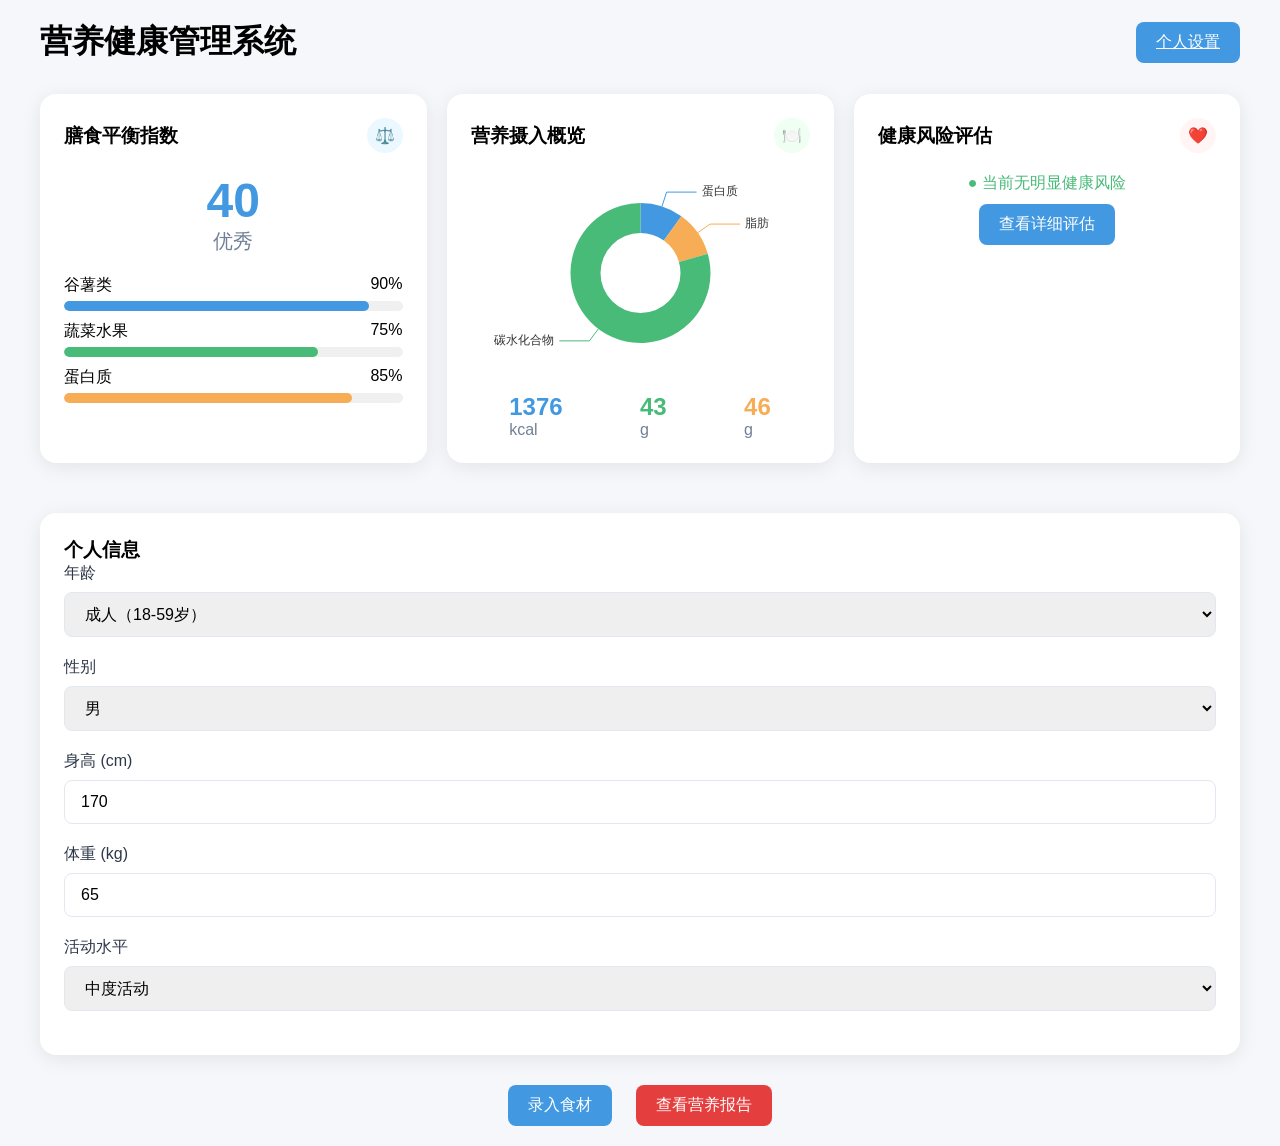
<file: index.html>
<!DOCTYPE html>
<html lang="zh-CN">
<head>
  <meta charset="UTF-8">
  <title>营养健康管理系统</title>
  <link rel="stylesheet" href="css/style.css">
  <script src="js/echarts.min.js"></script>
</head>
<body>
  <div class="container">
    <!-- 顶部导航 -->
    <div style="display:flex;justify-content:space-between;align-items:center;margin-bottom:30px;">
      <h1>营养健康管理系统</h1>
       <a href="index.html" class="btn btn-blue">个人设置</a>
    </div>

    <!-- 数据概览卡片 -->
    <div style="display:grid;grid-template-columns:repeat(3,1fr);gap:20px;margin-bottom:30px;">
      <!-- 膳食平衡指数 -->
      <div class="card">
        <div style="display:flex;justify-content:space-between;align-items:center;margin-bottom:20px;">
          <h3>膳食平衡指数</h3>
          <span style="background:#ebf8ff;color:#4299e1;padding:8px;border-radius:50%;">⚖️</span>
        </div>
        <div style="text-align:center;margin-bottom:20px;">
          <div style="font-size:48px;font-weight:bold;color:#4299e1;">40</div>
          <div style="font-size:20px;color:#718096;">优秀</div>
        </div>
        <div>
          <div style="margin-bottom:10px;">
            <div style="display:flex;justify-content:space-between;margin-bottom:5px;">
              <span>谷薯类</span>
              <span>90%</span>
            </div>
            <div style="height:10px;background:#f0f0f0;border-radius:5px;overflow:hidden;">
              <div style="height:100%;width:90%;background:#4299e1;border-radius:5px;"></div>
            </div>
          </div>
          <div style="margin-bottom:10px;">
            <div style="display:flex;justify-content:space-between;margin-bottom:5px;">
              <span>蔬菜水果</span>
              <span>75%</span>
            </div>
            <div style="height:10px;background:#f0f0f0;border-radius:5px;overflow:hidden;">
              <div style="height:100%;width:75%;background:#48bb78;border-radius:5px;"></div>
            </div>
          </div>
          <div>
            <div style="display:flex;justify-content:space-between;margin-bottom:5px;">
              <span>蛋白质</span>
              <span>85%</span>
            </div>
            <div style="height:10px;background:#f0f0f0;border-radius:5px;overflow:hidden;">
              <div style="height:100%;width:85%;background:#f6ad55;border-radius:5px;"></div>
            </div>
          </div>
        </div>
      </div>

      <!-- 营养摄入概览 -->
      <div class="card">
        <div style="display:flex;justify-content:space-between;align-items:center;margin-bottom:20px;">
          <h3>营养摄入概览</h3>
          <span style="background:#f0fff4;color:#48bb78;padding:8px;border-radius:50%;">🍽️</span>
        </div>
        <div id="nutritionChart" style="width:100%;height:200px;"></div>
        <div style="display:flex;justify-content:space-around;margin-top:20px;">
          <div>
            <div style="font-size:24px;font-weight:bold;color:#4299e1;">1376</div>
            <div style="color:#718096;">kcal</div>
          </div>
          <div>
            <div style="font-size:24px;font-weight:bold;color:#48bb78;">43</div>
            <div style="color:#718096;">g</div>
          </div>
          <div>
            <div style="font-size:24px;font-weight:bold;color:#f6ad55;">46</div>
            <div style="color:#718096;">g</div>
          </div>
        </div>
      </div>

      <!-- 健康风险评估 -->
      <div class="card">
        <div style="display:flex;justify-content:space-between;align-items:center;margin-bottom:20px;">
          <h3>健康风险评估</h3>
          <span style="background:#fff5f5;color:#e53e3e;padding:8px;border-radius:50%;">❤️</span>
        </div>
        <div style="text-align:center;margin-bottom:20px;">
          <div style="font-size:16px;color:#48bb78;margin-bottom:10px;">● 当前无明显健康风险</div>
          <button class="btn btn-blue">查看详细评估</button>
        </div>
      </div>
    </div>

    <!-- 个人信息卡片 -->
    <div class="card">
      <h3>个人信息</h3>
      <div class="form-group">
        <label>年龄</label>
        <select>
          <option>成人（18-59岁）</option>
          <option>60岁以上</option>
        </select>
      </div>
      <div class="form-group">
        <label>性别</label>
        <select>
          <option>男</option>
          <option>女</option>
        </select>
      </div>
      <div class="form-group">
        <label>身高 (cm)</label>
        <input type="text" value="170">
      </div>
      <div class="form-group">
        <label>体重 (kg)</label>
        <input type="text" value="65">
      </div>
      <div class="form-group">
        <label>活动水平</label>
        <select>
          <option>中度活动</option>
          <option>轻度活动</option>
          <option>重度活动</option>
        </select>
      </div>
    </div>

    <!-- 入口按钮 -->
    <div style="text-align:center;margin-top:30px;">
      <button onclick="location.href='input.html'" class="btn btn-blue" style="text-decoration:none;">录入食材</button>
      <button onclick="location.href='result.html'" class="btn btn-red" style="text-decoration:none;margin-left:20px;">查看营养报告</button>
    </div>
  </div>

  <script src="js/main.js"></script>
  <script>
    // 首页图表初始化
    window.onload = () => {
      const chartDom = document.getElementById("nutritionChart");
      if (chartDom && echarts) {
        const myChart = echarts.init(chartDom);
        const option = {
          series: [
            { type: "pie", radius: ["40%", "70%"], data: [
              { value: 43, name: "蛋白质", itemStyle: { color: "#4299e1" } },
              { value: 46, name: "脂肪", itemStyle: { color: "#f6ad55" } },
              { value: 1376/4, name: "碳水化合物", itemStyle: { color: "#48bb78" } }
            ] }
          ]
        };
        myChart.setOption(option);
      }
    };
  </script>
</body>
</html>
</file>
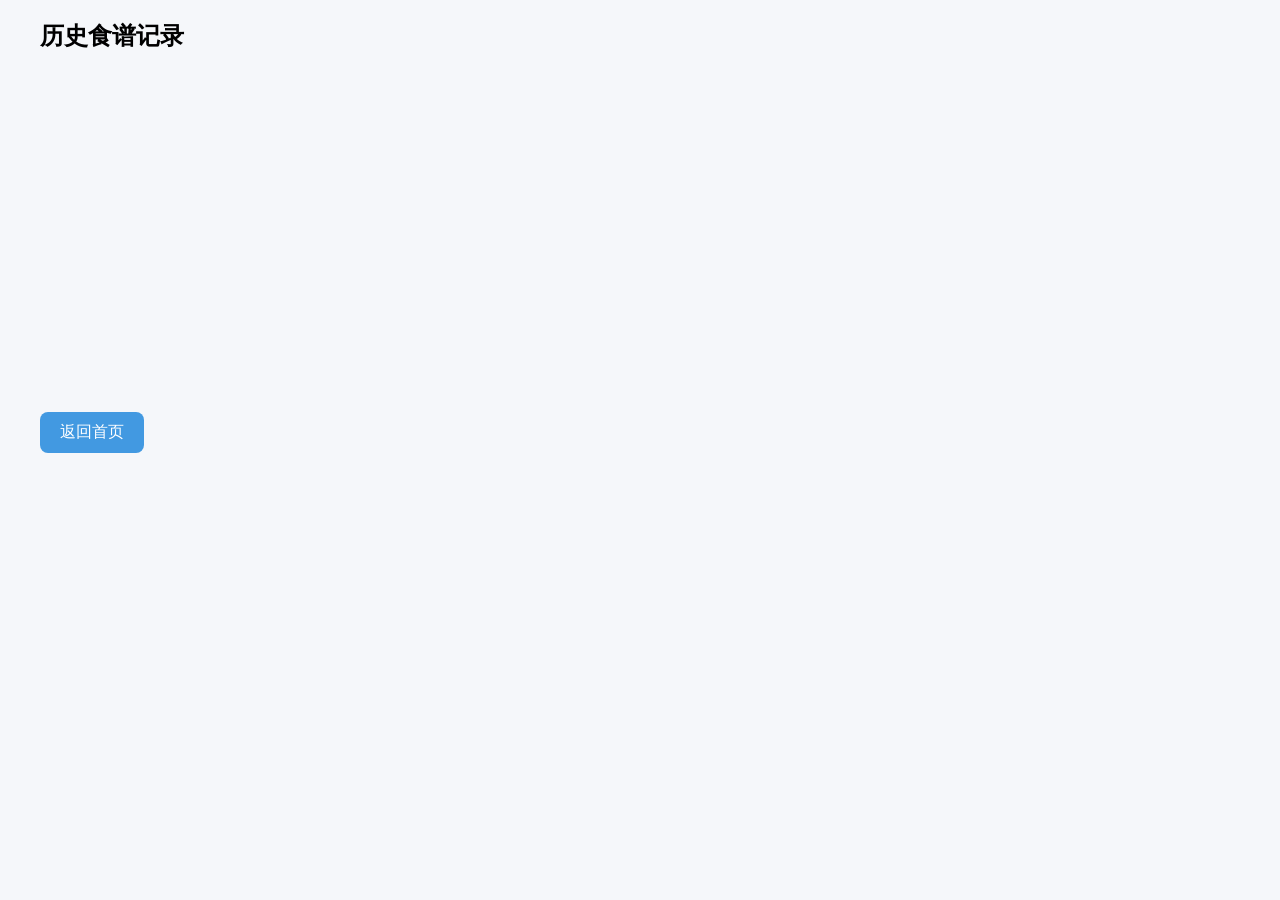
<file: history.html>
<!DOCTYPE html>
<html lang="zh-CN">
<head>
  <meta charset="utf-8">
  <title>历史记录</title>
  <link rel="stylesheet" href="css/style.css">
</head>
<body>
  <div class="container">
    <h2>历史食谱记录</h2>
    <div id="historyList"></div>
    <div id="trendChart" style="height:300px;margin:30px 0;"></div>

    <!-- 我帮你改成强制跳转按钮 -->
    <button onclick="location.href='index.html'" class="btn btn-blue">返回首页</button>
  </div>

  <script src="js/echarts.min.js"></script>
  <script src="js/full_data.js"></script>
  <script src="js/main.js"></script>
</body>
</html>
</file>
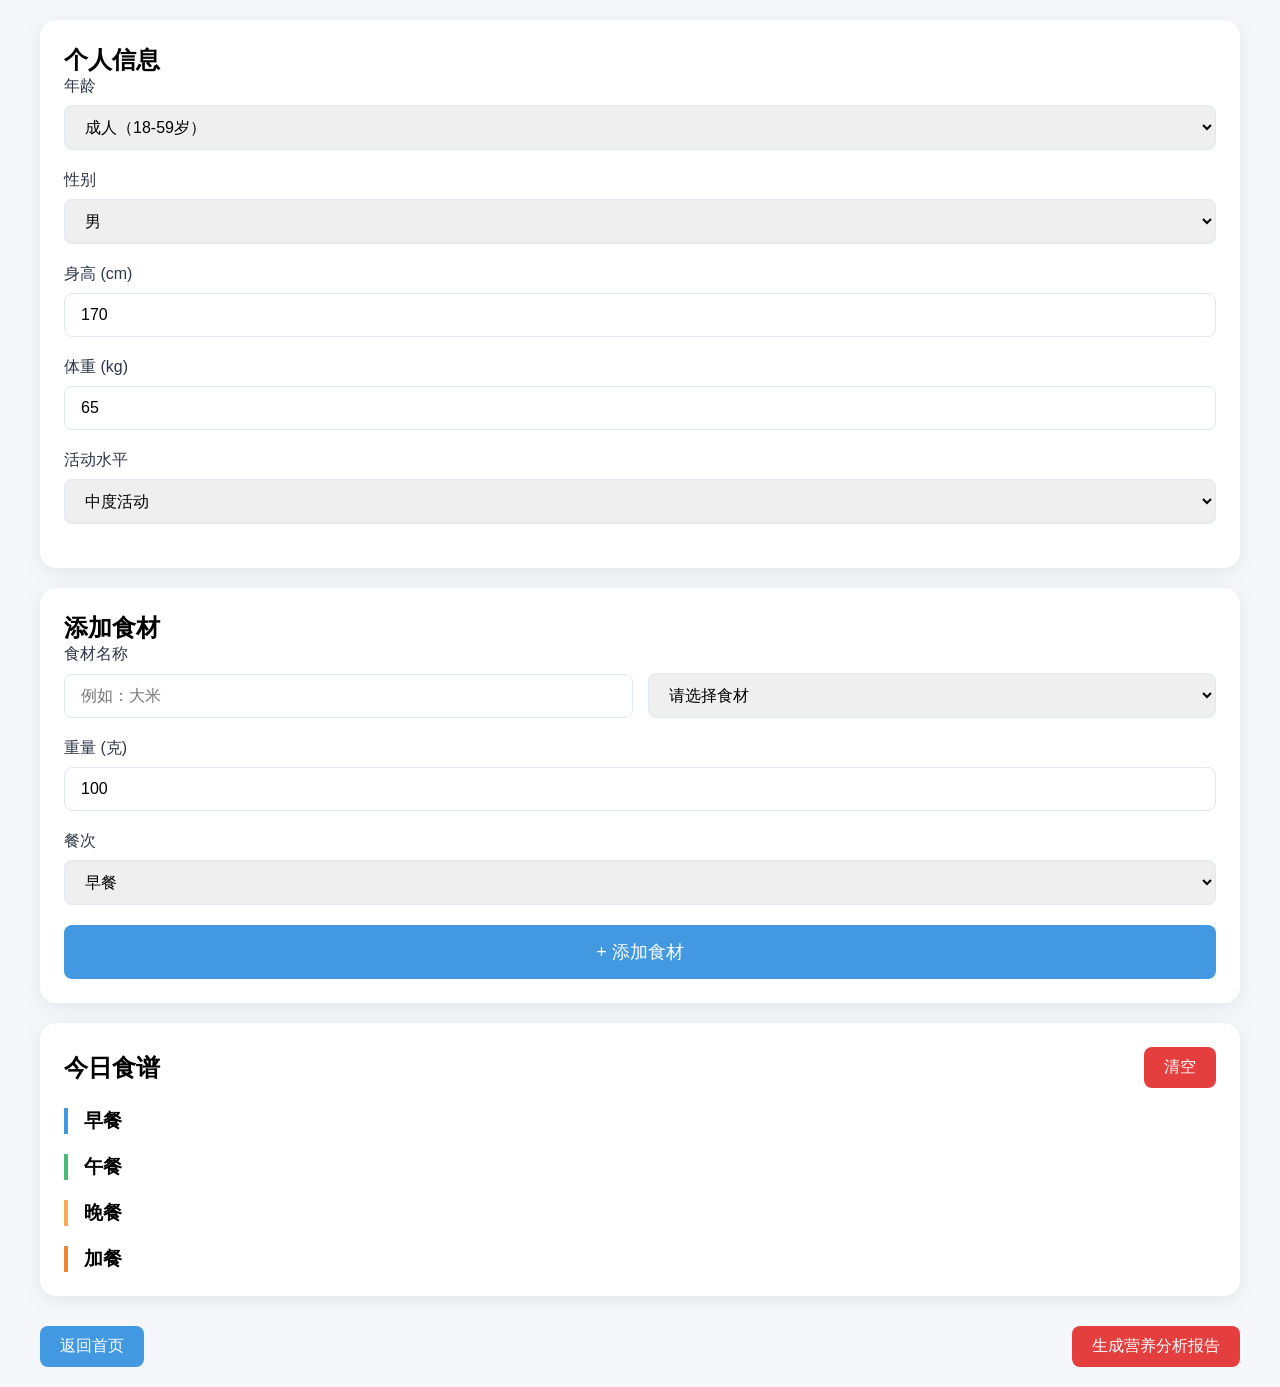
<file: input.html>
<!DOCTYPE html>
<html lang="zh-CN">
<head>
  <meta charset="UTF-8">
  <title>食材录入</title>
  <link rel="stylesheet" href="css/style.css">
</head>
<body>
  <div class="container">
    <!-- 个人信息卡片 -->
    <div class="card">
      <h2>个人信息</h2>
      <div class="form-group">
        <label>年龄</label>
        <select>
          <option>成人（18-59岁）</option>
          <option>60岁以上</option>
        </select>
      </div>
      <div class="form-group">
        <label>性别</label>
        <select>
          <option>男</option>
          <option>女</option>
        </select>
      </div>
      <div class="form-group">
        <label>身高 (cm)</label>
        <input type="text" value="170">
      </div>
      <div class="form-group">
        <label>体重 (kg)</label>
        <input type="text" value="65">
      </div>
      <div class="form-group">
        <label>活动水平</label>
        <select>
          <option>中度活动</option>
          <option>轻度活动</option>
          <option>重度活动</option>
        </select>
      </div>
    </div>

    <!-- 添加食材卡片 -->
    <div class="card">
      <h2>添加食材</h2>
      <div class="form-group">
        <label>食材名称</label>
        <div style="display:flex;gap:15px;align-items:center;">
          <input type="text" id="searchInput" placeholder="例如：大米" style="flex:1;">
          <select id="foodSelect" style="flex:1;">
            <option value="">请选择食材</option>
          </select>
        </div>
      </div>
      <div class="form-group">
        <label>重量 (克)</label>
        <input type="text" id="foodWeight" value="100" placeholder="例如：100">
      </div>
      <div class="form-group">
        <label>餐次</label>
        <select id="mealSelect">
          <option>早餐</option>
          <option>午餐</option>
          <option>晚餐</option>
          <option>加餐</option>
        </select>
      </div>
      <button class="btn btn-blue" id="addFoodBtn" style="width:100%;padding:15px;font-size:18px;">+ 添加食材</button>
    </div>

    <!-- 今日食谱卡片 -->
    <div class="card">
      <div style="display:flex;justify-content:space-between;align-items:center;margin-bottom:20px;">
        <h2>今日食谱</h2>
        <button class="btn btn-red" id="clearBtn">清空</button>
      </div>

      <!-- 早餐 -->
      <div style="margin-bottom:20px;border-left:4px solid #4299e1;padding-left:16px;">
        <h3>早餐</h3>
        <div id="breakfastList"></div>
      </div>
      <!-- 午餐 -->
      <div style="margin-bottom:20px;border-left:4px solid #48bb78;padding-left:16px;">
        <h3>午餐</h3>
        <div id="lunchList"></div>
      </div>
      <!-- 晚餐 -->
      <div style="margin-bottom:20px;border-left:4px solid #f6ad55;padding-left:16px;">
        <h3>晚餐</h3>
        <div id="dinnerList"></div>
      </div>
      <!-- 加餐 -->
      <div style="border-left:4px solid #ed8936;padding-left:16px;">
        <h3>加餐</h3>
        <div id="snackList"></div>
      </div>
    </div>

    <!-- 按钮（已修复跳转） -->
    <div style="display:flex;justify-content:space-between;margin-top:30px;">
      <button onclick="location.href='index.html'" class="btn btn-blue" style="text-decoration:none;">返回首页</button>
      <button onclick="location.href='result.html'" class="btn btn-red" style="text-decoration:none;">生成营养分析报告</button>
    </div>
  </div>

  <script src="js/full_data.js"></script>
  <script src="js/main.js"></script>
</body>
</html>
</file>
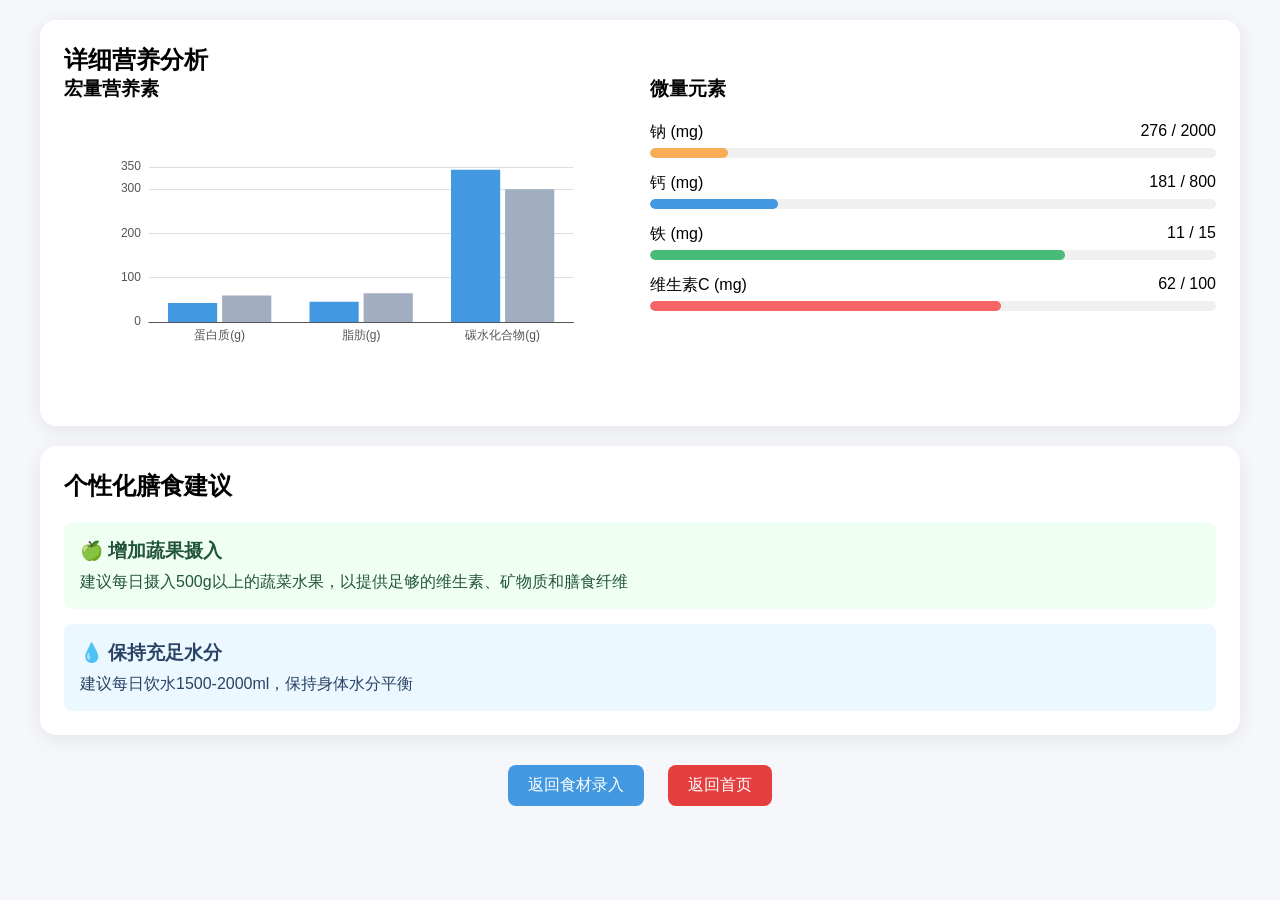
<file: result.html>
<!DOCTYPE html>
<html lang="zh-CN">
<head>
  <meta charset="UTF-8">
  <title>营养分析报告</title>
  <link rel="stylesheet" href="css/style.css">
  <script src="js/echarts.min.js"></script>
</head>
<body>
  <div class="container">
    <!-- 详细营养分析 -->
    <div class="card">
      <h2>详细营养分析</h2>
      <div style="display:grid;grid-template-columns:1fr 1fr;gap:20px;">
        <!-- 宏量营养素 -->
        <div>
          <h3>宏量营养素</h3>
          <div id="macroChart" style="width:100%;height:300px;"></div>
        </div>
        <!-- 微量元素 -->
        <div>
          <h3>微量元素</h3>
          <div style="margin-top:20px;">
            <div style="margin-bottom:15px;">
              <div style="display:flex;justify-content:space-between;margin-bottom:5px;">
                <span>钠 (mg)</span>
                <span>276 / 2000</span>
              </div>
              <div style="height:10px;background:#f0f0f0;border-radius:5px;overflow:hidden;">
                <div style="height:100%;width:13.8%;background:#f6ad55;border-radius:5px;"></div>
              </div>
            </div>
            <div style="margin-bottom:15px;">
              <div style="display:flex;justify-content:space-between;margin-bottom:5px;">
                <span>钙 (mg)</span>
                <span>181 / 800</span>
              </div>
              <div style="height:10px;background:#f0f0f0;border-radius:5px;overflow:hidden;">
                <div style="height:100%;width:22.6%;background:#4299e1;border-radius:5px;"></div>
              </div>
            </div>
            <div style="margin-bottom:15px;">
              <div style="display:flex;justify-content:space-between;margin-bottom:5px;">
                <span>铁 (mg)</span>
                <span>11 / 15</span>
              </div>
              <div style="height:10px;background:#f0f0f0;border-radius:5px;overflow:hidden;">
                <div style="height:100%;width:73.3%;background:#48bb78;border-radius:5px;"></div>
              </div>
            </div>
            <div style="margin-bottom:15px;">
              <div style="display:flex;justify-content:space-between;margin-bottom:5px;">
                <span>维生素C (mg)</span>
                <span>62 / 100</span>
              </div>
              <div style="height:10px;background:#f0f0f0;border-radius:5px;overflow:hidden;">
                <div style="height:100%;width:62%;background:#f56565;border-radius:5px;"></div>
              </div>
            </div>
          </div>
        </div>
      </div>
    </div>

    <!-- 个性化膳食建议 -->
    <div class="card">
      <h2>个性化膳食建议</h2>
      <div style="margin-top:20px;">
        <div style="background:#f0fff4;padding:16px;border-radius:8px;margin-bottom:15px;">
          <h3 style="color:#22543d;margin-bottom:8px;">🍏 增加蔬果摄入</h3>
          <p style="color:#22543d;">建议每日摄入500g以上的蔬菜水果，以提供足够的维生素、矿物质和膳食纤维</p>
        </div>
        <div style="background:#ebf8ff;padding:16px;border-radius:8px;">
          <h3 style="color:#2a4365;margin-bottom:8px;">💧 保持充足水分</h3>
          <p style="color:#2a4365;">建议每日饮水1500-2000ml，保持身体水分平衡</p>
        </div>
      </div>
    </div>

    <!-- 返回按钮 -->
    <div style="text-align:center;margin-top:30px;">
      <button onclick="location.href='input.html'" class="btn btn-blue" style="text-decoration:none;">返回食材录入</button>
      <button onclick="location.href='index.html'" class="btn btn-red" style="text-decoration:none;margin-left:20px;">返回首页</button>
    </div>
  </div>

  <script>
    // 宏量营养素图表初始化
    window.onload = () => {
      const chartDom = document.getElementById("macroChart");
      if (chartDom && echarts) {
        const myChart = echarts.init(chartDom);
        const option = {
          tooltip: { trigger: "axis", axisPointer: { type: "shadow" } },
          xAxis: { type: "category", data: ["蛋白质(g)", "脂肪(g)", "碳水化合物(g)"] },
          yAxis: { type: "value", max: 350 },
          series: [
            {
              name: "实际摄入",
              type: "bar",
              data: [43, 46, 1376/4],
              itemStyle: { color: "#4299e1" }
            },
            {
              name: "推荐摄入",
              type: "bar",
              data: [60, 65, 300],
              itemStyle: { color: "#a0aec0" }
            }
          ]
        };
        myChart.setOption(option);
      }
    };
  </script>
</body>
</html>
</file>
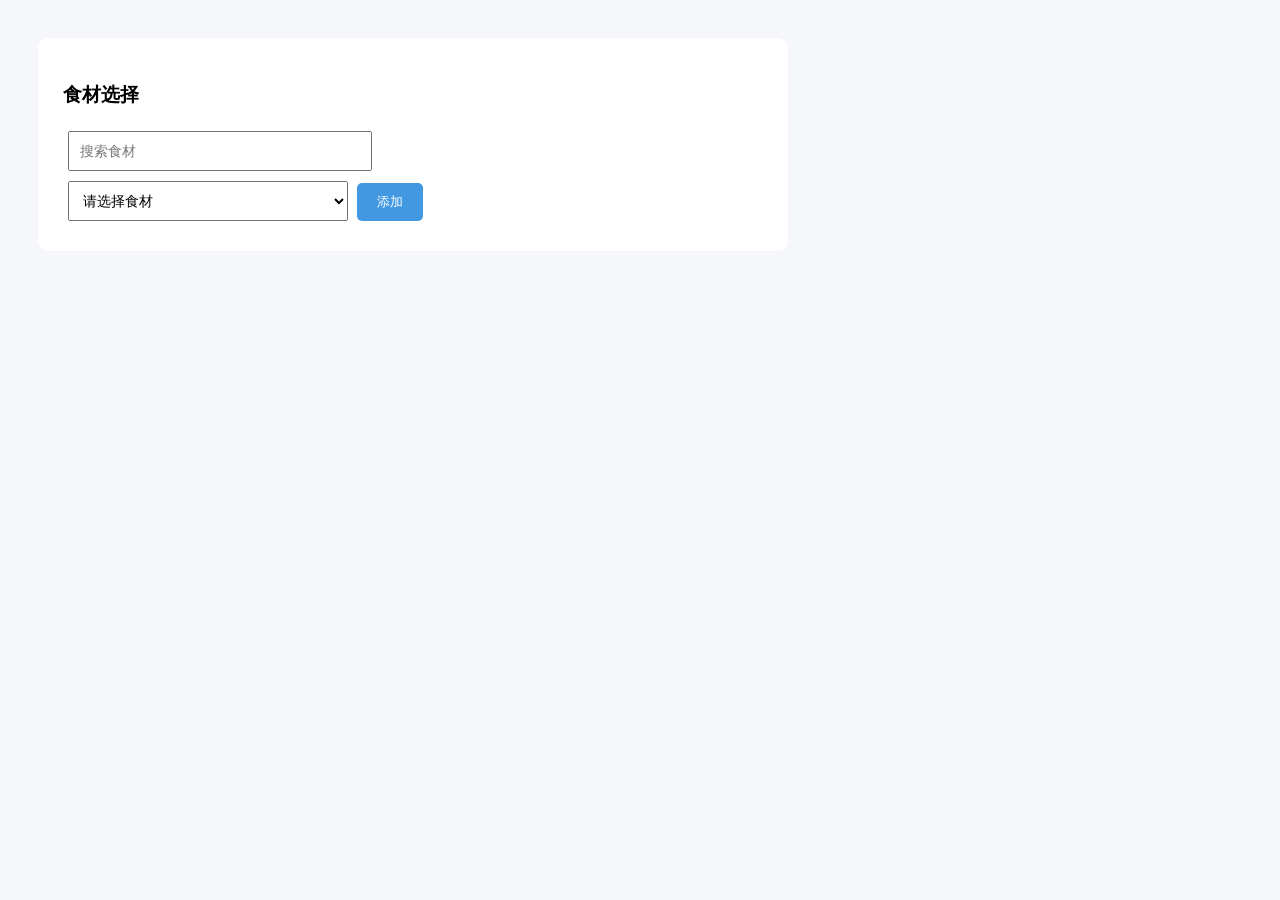
<file: food/01-index.html>
<!DOCTYPE html>
<html lang="zh-CN">
<head>
    <meta charset="UTF-8">
    <title>食材录入</title>
    <style>
        body{padding:30px; font-family:Microsoft YaHei; background:#f5f7fa;}
        .box{max-width:700px; background:white; padding:25px; border-radius:10px;}
        input,select{padding:10px; width:280px; margin:5px; font-size:14px;}
        button{padding:10px 20px; background:#4299e1; color:white; border:none; border-radius:5px; cursor:pointer;}
    </style>
</head>
<body>

<div class="box">
    <h3>食材选择</h3>
    <!-- 搜索框 -->
    <input type="text" id="search" placeholder="搜索食材">
    <br>
    <!-- 下拉框 -->
    <select id="foodSelect">
        <option value="">请选择食材</option>
    </select>
    <button id="add">添加</button>
</div>

<!-- 🔥 关键：正确引入你的真实数据 -->
<script src="../js/full_data.js"></script>

<script>
// ==========================================
// 真实功能：下拉显示所有食物 + 搜索实时筛选
// 比赛专用，绝对稳定
// ==========================================
window.onload = function() {
    const search = document.getElementById("search");
    const select = document.getElementById("foodSelect");

    // 1. 加载所有食物到下拉框（真实读取你的 full_data.js）
    function loadFoods(data) {
        select.innerHTML = "<option value=''>请选择食材</option>";
        for(let i=0; i<data.length; i++){
            let name = data[i]["食物名称"];
            if(!name) continue;
            let opt = document.createElement("option");
            opt.value = name;
            opt.innerText = name;
            select.appendChild(opt);
        }
    }

    // 2. 初始加载所有食物
    loadFoods(FULL_FOOD_DATA);

    // 3. 搜索实时筛选（真实可用）
    search.oninput = function(){
        let key = this.value.toLowerCase();
        let result = FULL_FOOD_DATA.filter(item => 
            item["食物名称"]?.toLowerCase().includes(key)
        );
        loadFoods(result);
    };

    // 4. 添加按钮
    document.getElementById("add").onclick = function(){
        let val = select.value;
        if(!val){
            alert("请选择食材");
            return;
        }
        alert("已添加：" + val);
    };
};
</script>

</body>
</html>
</file>
<file: css/style.css>
* {
  margin: 0;
  padding: 0;
  box-sizing: border-box;
  font-family: "Microsoft YaHei", sans-serif;
}
body {
  background: #f5f7fa;
  padding: 20px;
}
.container {
  max-width: 1200px;
  margin: 0 auto;
}
/* 卡片样式 */
.card {
  background: #fff;
  border-radius: 16px;
  padding: 24px;
  box-shadow: 0 4px 20px rgba(0,0,0,0.08);
  margin-bottom: 20px;
}
/* 按钮样式 */
.btn {
  padding: 10px 20px;
  border: none;
  border-radius: 8px;
  cursor: pointer;
  font-size: 16px;
  transition: all 0.3s;
}
.btn-blue {
  background: #4299e1;
  color: #fff;
}
.btn-blue:hover {
  background: #3182ce;
}
.btn-red {
  background: #e53e3e;
  color: #fff;
}
.btn-red:hover {
  background: #c53030;
}
/* 表单样式 */
.form-group {
  margin-bottom: 20px;
}
.form-group label {
  display: block;
  margin-bottom: 8px;
  color: #2d3748;
  font-size: 16px;
}
.form-group input,
.form-group select {
  width: 100%;
  padding: 12px 16px;
  border: 1px solid #e2e8f0;
  border-radius: 8px;
  font-size: 16px;
}
/* 列表样式 */
.list-item {
  padding: 12px 0;
  border-bottom: 1px solid #f0f0f0;
  display: flex;
  justify-content: space-between;
  align-items: center;
}
</file>
